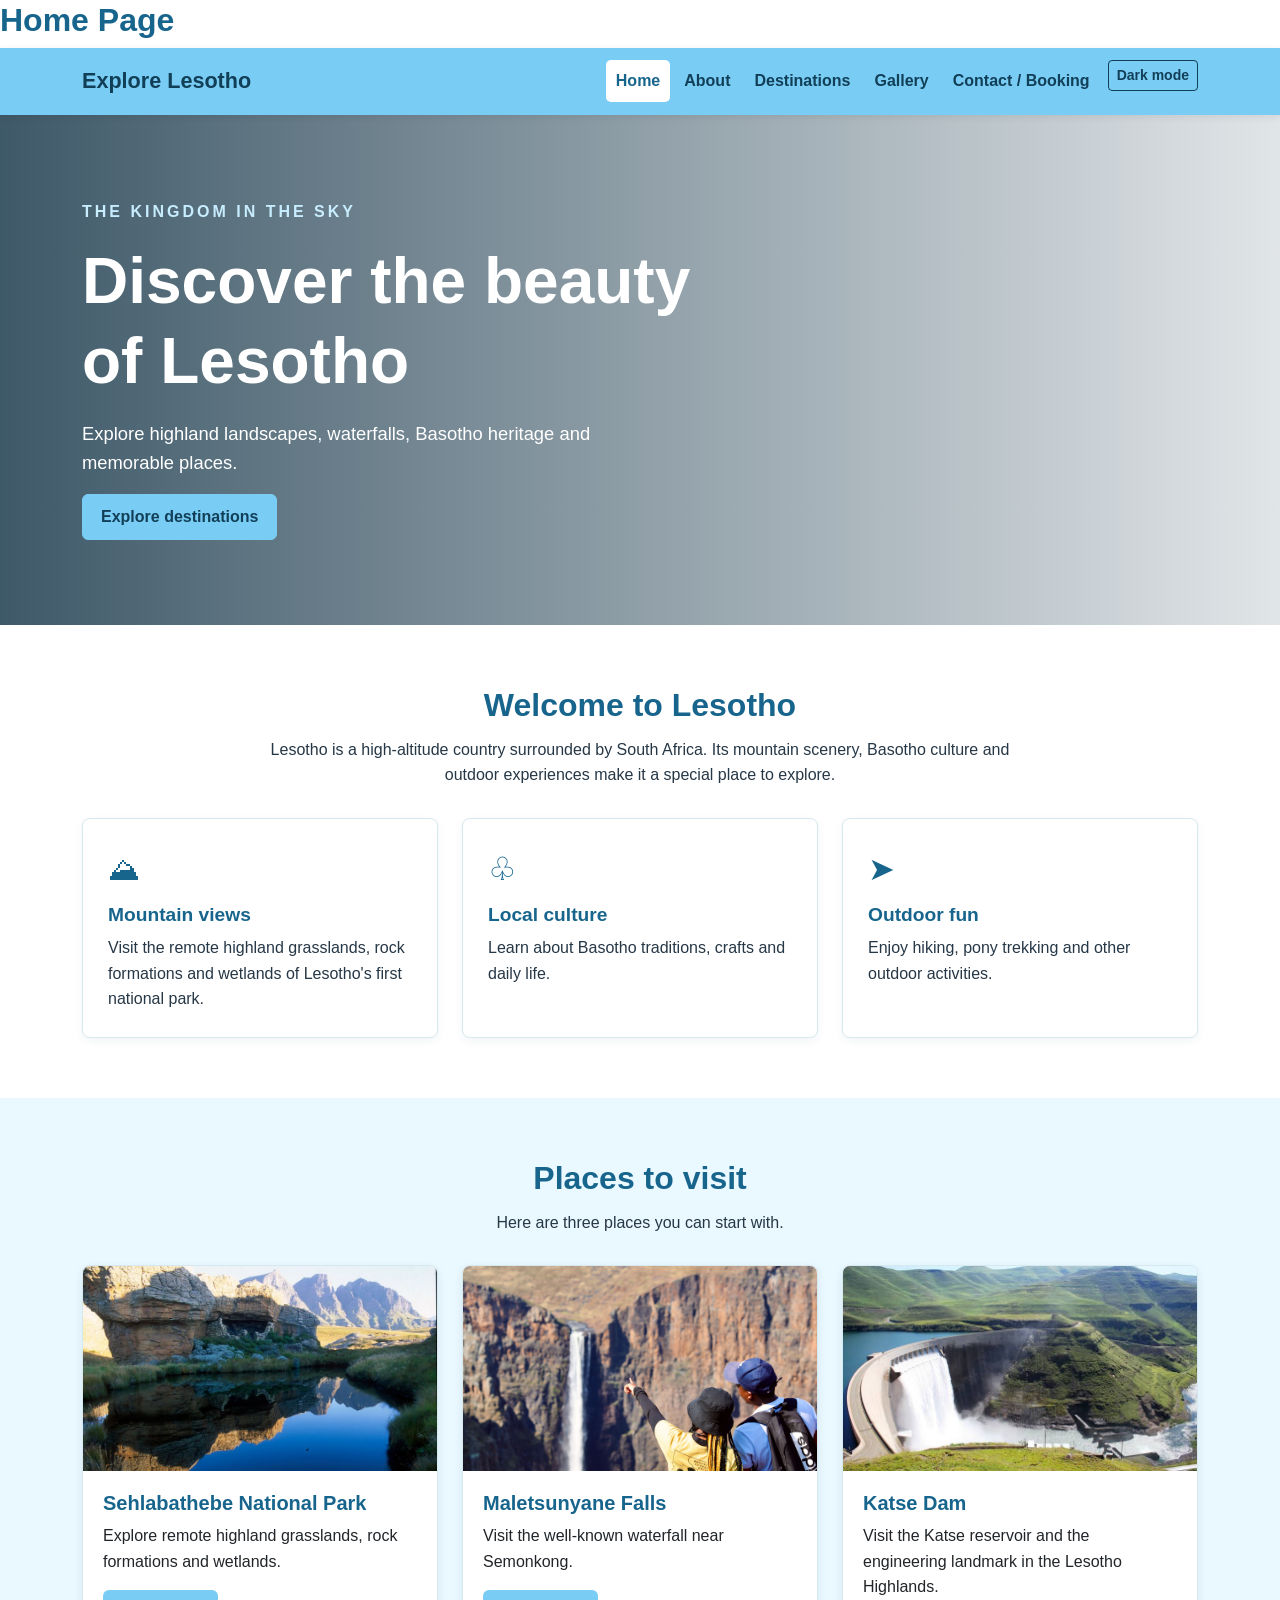
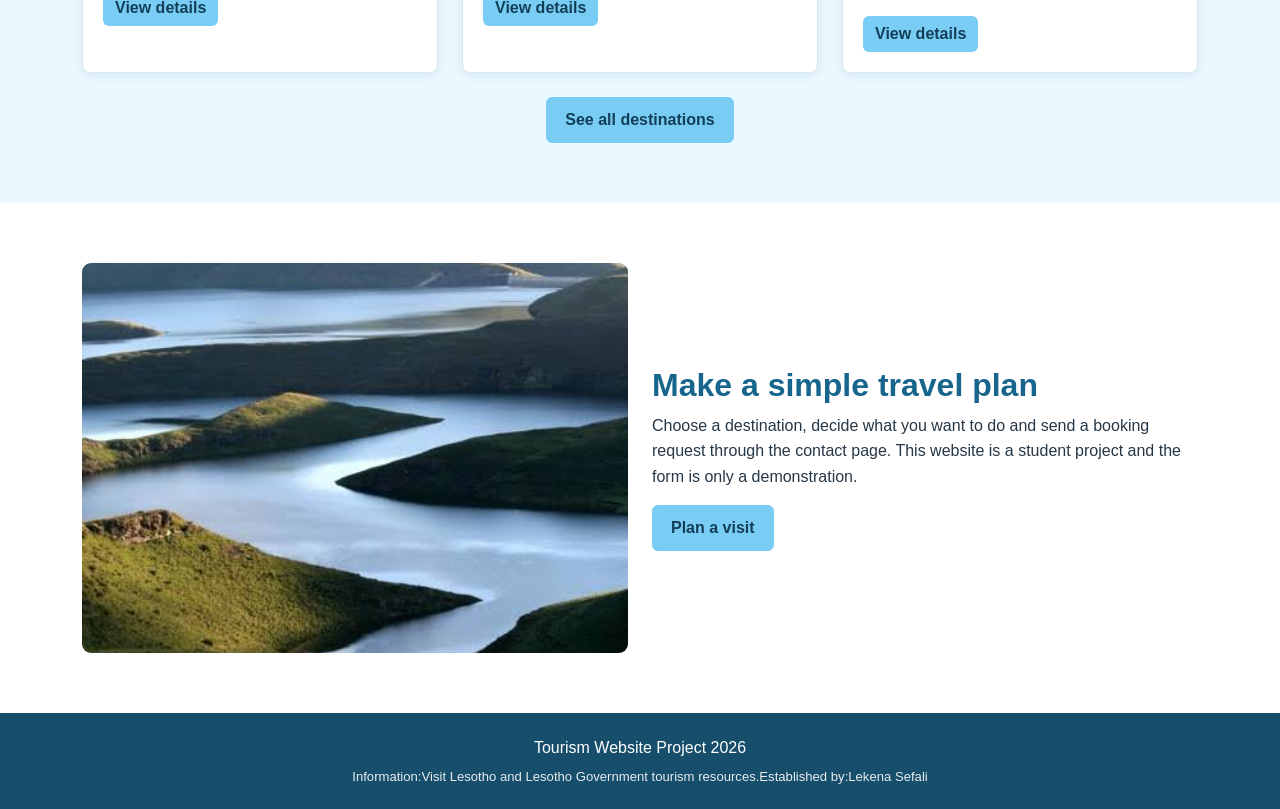
<file: index.html>
<html>

<head>
  <meta charset="UTF-8">
  <meta name="viewport" content="width=device-width, initial-scale=1.0">
  <title>Explore Lesotho</title>

  <h2>Home Page</h2>

  <link href="https://cdn.jsdelivr.net/npm/bootstrap@5.3.3/dist/css/bootstrap.min.css" rel="stylesheet">
  <link rel="stylesheet" href="style.css">
</head>
<body>
<header>
  <nav class="navbar navbar-expand-lg navbar-light site-nav">
    <div class="container">
      <a class="navbar-brand" href="index.html">Explore Lesotho</a>
      <button class="navbar-toggler" type="button" data-bs-toggle="collapse" data-bs-target="#siteMenu" aria-controls="siteMenu" aria-expanded="false" aria-label="Open navigation">
        <span class="navbar-toggler-icon">
          
        </span>
      </button>
      <div class="collapse navbar-collapse" id="siteMenu">
        <ul class="navbar-nav ms-auto">
          <li class="nav-item"><a class="nav-link active" href="index.html">Home</a></li>
          <li class="nav-item"><a class="nav-link" href="about.html">About</a></li>
          <li class="nav-item"><a class="nav-link" href="destinations.html">Destinations</a></li>
          <li class="nav-item"><a class="nav-link" href="gallery.html">Gallery</a></li>
          <li class="nav-item"><a class="nav-link" href="contact.html">Contact / Booking</a></li>
          <li class="nav-item"><button class="btn btn-sm mode-button ms-lg-2" id="modeButton" type="button">Dark mode</button></li>
        </ul>
      </div>
    </div>
  </nav>
</header>

<main>
  <section class="hero-home">
    <div class="container hero-content">
      <p class="eyebrow">THE KINGDOM IN THE SKY</p>
      <h1>Discover the beauty of Lesotho</h1>
      <p>Explore highland landscapes, waterfalls, Basotho heritage and memorable places.</p>
      <a class="btn main-btn" href="destinations.html">Explore destinations</a>
    </div>
  </section>

  <section class="container section-space">
    <div class="text-center section-heading">
      <h2>Welcome to Lesotho</h2>
      <p>Lesotho is a high-altitude country surrounded by South Africa. Its mountain scenery, Basotho culture and outdoor experiences make it a special place to explore.</p>
    </div>

    <div class="row g-4">
      <div class="col-md-4"><article class="info-card"><div class="card-symbol">⛰</div>
        <h3>Mountain views</h3>
        <p>Visit the remote highland grasslands, rock formations and wetlands of Lesotho's first national park.</p>
      </article>
    </div>

      <div class="col-md-4">
        <article class="info-card">
          <div class="card-symbol">♧</div>
        <h3>Local culture</h3>
        <p>Learn about Basotho traditions, crafts and daily life.</p>
      </article>
    </div>

      <div class="col-md-4">
        <article class="info-card">
          <div class="card-symbol">➤</div>
          <h3>Outdoor fun</h3>
          <p>Enjoy hiking, pony trekking and other outdoor activities.</p>
        </article>
      </div>
    </div>

  </section>

  <section class="pale-bg section-space">
    <div class="container">
      <div class="section-heading text-center">
        <h2>Places to visit</h2>
        <p>Here are three places you can start with.</p>
      </div>

      <div class="row g-4">
        <div class="col-md-4">
          <article class="card destination-card h-100">
            <img src="Sehlabathebe.jpg" class="card-img-top" alt="Mountain peaks under the sky">
            <div class="card-body">
              <h3 class="h5">Sehlabathebe National Park</h3>
              <p>Explore remote highland grasslands, rock formations and wetlands.</p>
              <a href="destinations.html" class="btn small-btn">View details</a>
            </div>
          </article>
        </div>

        <div class="col-md-4">
          <article class="card destination-card h-100">
            <img src="Maletsunyane.jpg" class="card-img-top" alt="Waterfall flowing down rocky cliffs">
            <div class="card-body">
              <h3 class="h5">Maletsunyane Falls</h3>
              <p>Visit the well-known waterfall near Semonkong.</p>
              <a href="destinations.html" class="btn small-btn">View details</a>
            </div>
          </article>
        </div>

        <div class="col-md-4">
          <article class="card destination-card h-100">
            <img src="Katse dam.jpg" class="card-img-top" alt="Green hills and open countryside">
            <div class="card-body">
              <h3 class="h5">Katse Dam</h3>
              <p>Visit the Katse reservoir and the engineering landmark in the Lesotho Highlands.</p>
              <a href="destinations.html" class="btn small-btn">View details</a>
            </div>
          </article>
        </div>
      </div>

      <div class="text-center mt-4">
        <a href="destinations.html" class="btn main-btn">See all destinations</a>
      </div>
    </div>
  </section>

  <section class="container section-space">
    <div class="row align-items-center g-4">
      <div class="col-lg-6">
        <img class="rounded-img" src="Nature.jpg" alt="A scenic countryside landscape">
      </div>

      <div class="col-lg-6">
        <h2>Make a simple travel plan</h2>
        <p>Choose a destination, decide what you want to do and send a booking request through the contact page. This website is a student project and the form is only a demonstration.</p>
        <a href="contact.html" class="btn main-btn">Plan a visit</a>
      </div>
    </div>
  </section>
</main>

<footer class="site-footer">
  <div class="container">
    <p>Tourism Website Project  <span class="current-year">
    </span>
  </p>

  <p class="footer-note">Information:Visit Lesotho and Lesotho Government tourism resources.Established by:Lekena Sefali</p>
</div>
</footer>

<script src="https://cdn.jsdelivr.net/npm/bootstrap@5.3.3/dist/js/bootstrap.bundle.min.js">
  
</script>
<script src="script.js">
  
</script>
</body>
</html>
</file>
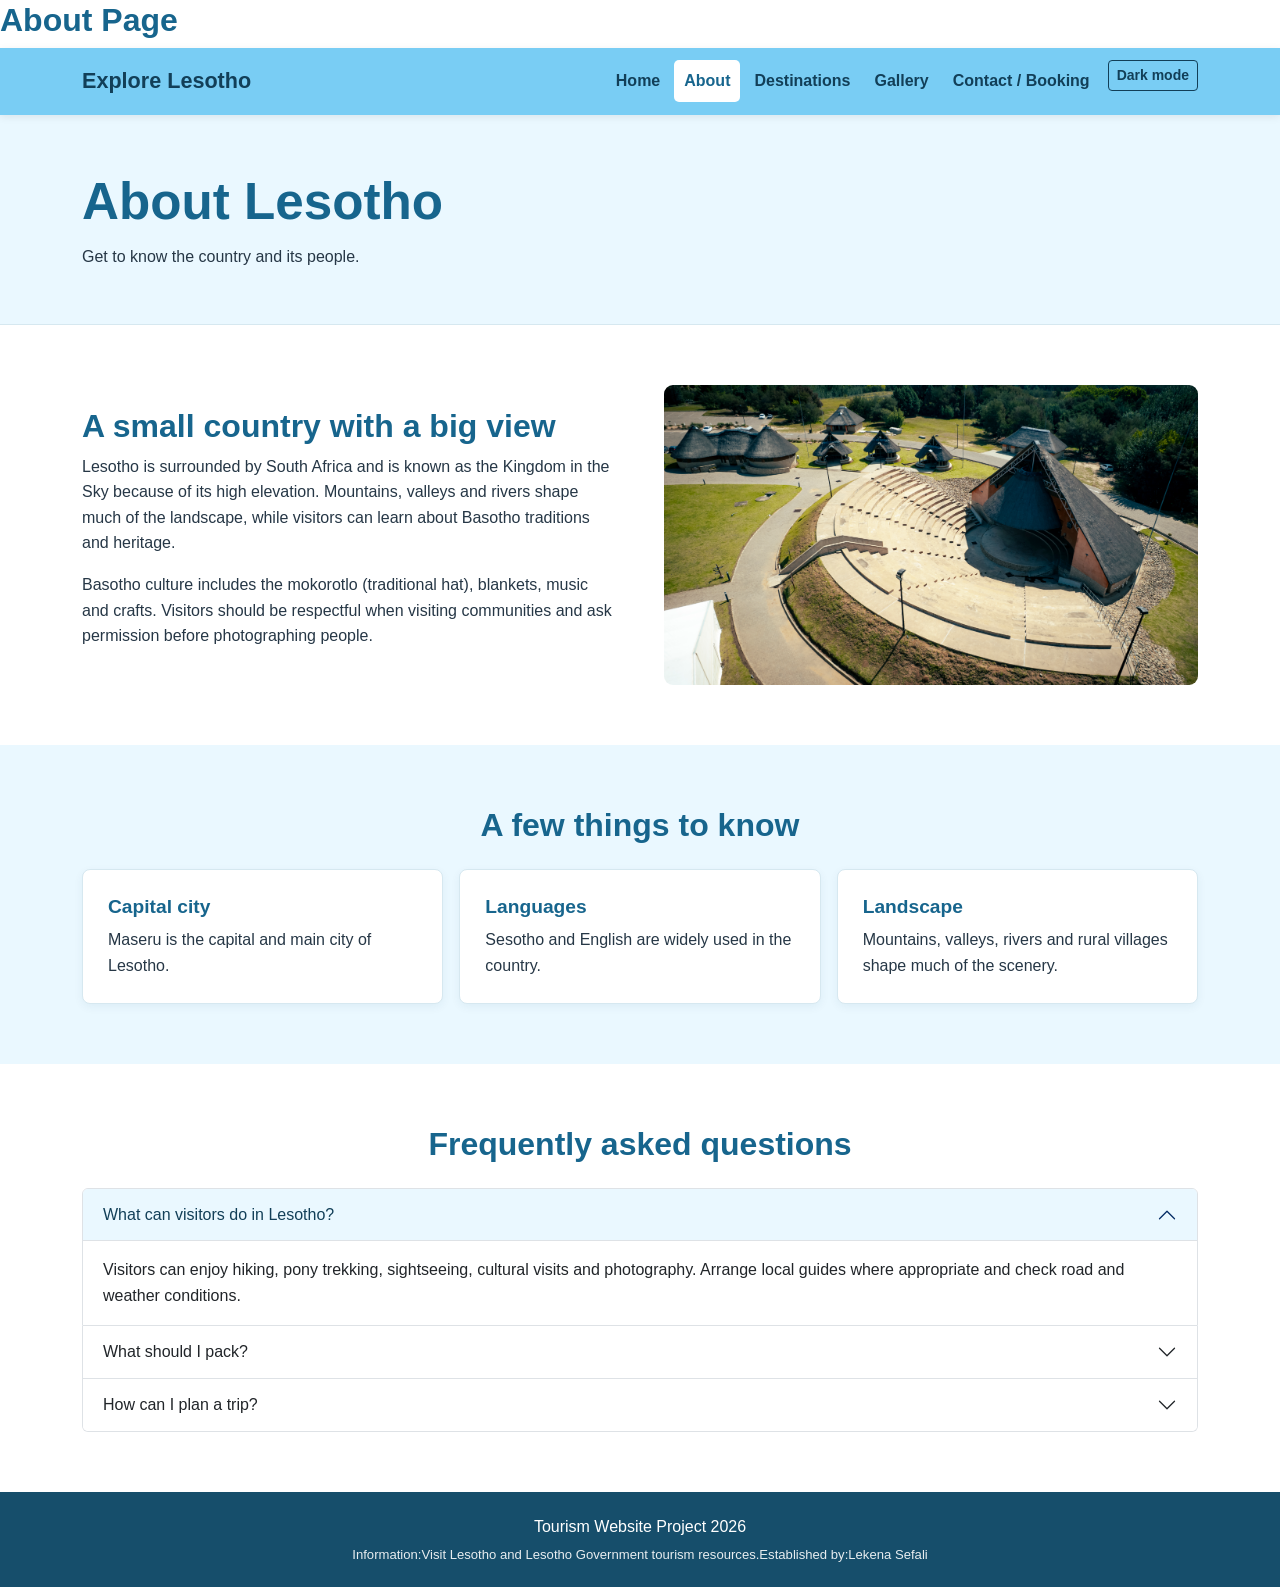
<file: about.html>
<html>

<head>
  <meta charset="UTF-8">
  <meta name="viewport" content="width=device-width, initial-scale=1.0">
  <title>Explore Lesotho </title>

  <h2>About Page</h2>


  <link href="https://cdn.jsdelivr.net/npm/bootstrap@5.3.3/dist/css/bootstrap.min.css" rel="stylesheet">
  <link rel="stylesheet" href="style.css">
</head>

<body>

<header>
  <nav class="navbar navbar-expand-lg navbar-light site-nav">
    <div class="container">
  <a class="navbar-brand" href="index.html">Explore Lesotho</a>
  <button class="navbar-toggler" type="button" data-bs-toggle="collapse" data-bs-target="#siteMenu" aria-controls="siteMenu" aria-expanded="false" aria-label="Open navigation">
    <span class="navbar-toggler-icon">
      
    </span>
  </button>

  <div class="collapse navbar-collapse" id="siteMenu">
    <ul class="navbar-nav ms-auto">
    <li class="nav-item"><a class="nav-link" href="index.html">Home</a></li>
    <li class="nav-item"><a class="nav-link active" href="about.html">About</a></li>
    <li class="nav-item"><a class="nav-link" href="destinations.html">Destinations</a></li>
    <li class="nav-item"><a class="nav-link" href="gallery.html">Gallery</a></li>
    <li class="nav-item"><a class="nav-link" href="contact.html">Contact / Booking</a></li>
    <li class="nav-item"><button class="btn btn-sm mode-button ms-lg-2" id="modeButton" type="button">Dark mode</button></li>

  </ul>
</div>
</div>
</nav>
</header>

<main>

  <section class="page-banner">
    <div class="container">
    <h1>About Lesotho</h1>
    <p>Get to know the country and its people.</p>
  </div>
</section>

  <section class="container section-space">
    <div class="row align-items-center g-5">
      <div class="col-lg-6">
        <h2>A small country with a big view</h2>
        <p>Lesotho is surrounded by South Africa and is known as the Kingdom in the Sky because of its high elevation. Mountains, valleys and rivers shape much of the landscape, while visitors can learn about Basotho traditions and heritage.</p>
        <p>Basotho culture includes the mokorotlo (traditional hat), blankets, music and crafts. Visitors should be respectful when visiting communities and ask permission before photographing people.</p>
      </div>

      <div class="col-lg-6"><img class="rounded-img" src="Thaba bosiu.jpg" alt="High mountain landscape">
      </div>
    </div>
  </section>

  <section class="pale-bg section-space">
    <div class="container">
      <h2 class="text-center mb-4">A few things to know</h2>

    <div class="row g-3"><div class="col-md-4">
      <div class="info-card">
        <h3>Capital city</h3>
        <p>Maseru is the capital and main city of Lesotho.</p>
      </div>
    </div>

    <div class="col-md-4">
      <div class="info-card">
      <h3>Languages</h3>
      <p>Sesotho and English are widely used in the country.</p>
    </div>
  </div>

  <div class="col-md-4">
    <div class="info-card">
      <h3>Landscape</h3>
      <p>Mountains, valleys, rivers and rural villages shape much of the scenery.</p>
    </div>
  </div>
</div>
  </div>
</section>

  <section class="container section-space">
    <h2 class="text-center mb-4">Frequently asked questions</h2>
    <div class="accordion" id="aboutAccordion">
      <div class="accordion-item">
        <h3 class="accordion-header">
          <button class="accordion-button" type="button" data-bs-toggle="collapse" data-bs-target="#answerOne">What can visitors do in Lesotho?</button>
        </h3>
        <div id="answerOne" class="accordion-collapse collapse show" data-bs-parent="#aboutAccordion">
          <div class="accordion-body">Visitors can enjoy hiking, pony trekking, sightseeing, cultural visits and photography. Arrange local guides where appropriate and check road and weather conditions.</div>
        </div>
      </div>

      <div class="accordion-item">
        <h3 class="accordion-header">
          <button class="accordion-button collapsed" type="button" data-bs-toggle="collapse" data-bs-target="#answerTwo">What should I pack?</button>
        </h3>

        <div id="answerTwo" class="accordion-collapse collapse" data-bs-parent="#aboutAccordion">
          <div class="accordion-body">Pack comfortable walking shoes, warm layers and weather-appropriate clothing. Mountain weather can change quickly.</div>
        </div>
      </div>

      <div class="accordion-item">
        <h3 class="accordion-header">
          <button class="accordion-button collapsed" type="button" data-bs-toggle="collapse" data-bs-target="#answerThree">How can I plan a trip?</button>
        </h3>

        <div id="answerThree" class="accordion-collapse collapse" data-bs-parent="#aboutAccordion">
          <div class="accordion-body">Look through the destinations and gallery, then use the booking form on the contact page to practise planning a visit.</div>
        </div>
      </div>
    </div>
  </section>

</main>
<footer class="site-footer">
  <div class="container">
    <p>Tourism Website Project 
      <span class="current-year"></span>
    </p>

    <p class="footer-note">Information:Visit Lesotho and Lesotho Government tourism resources.Established by:Lekena Sefali</p>
  </div>
</footer>

<script src="https://cdn.jsdelivr.net/npm/bootstrap@5.3.3/dist/js/bootstrap.bundle.min.js"></script>
<script src="script.js"></script>
</body>
</html>
</file>
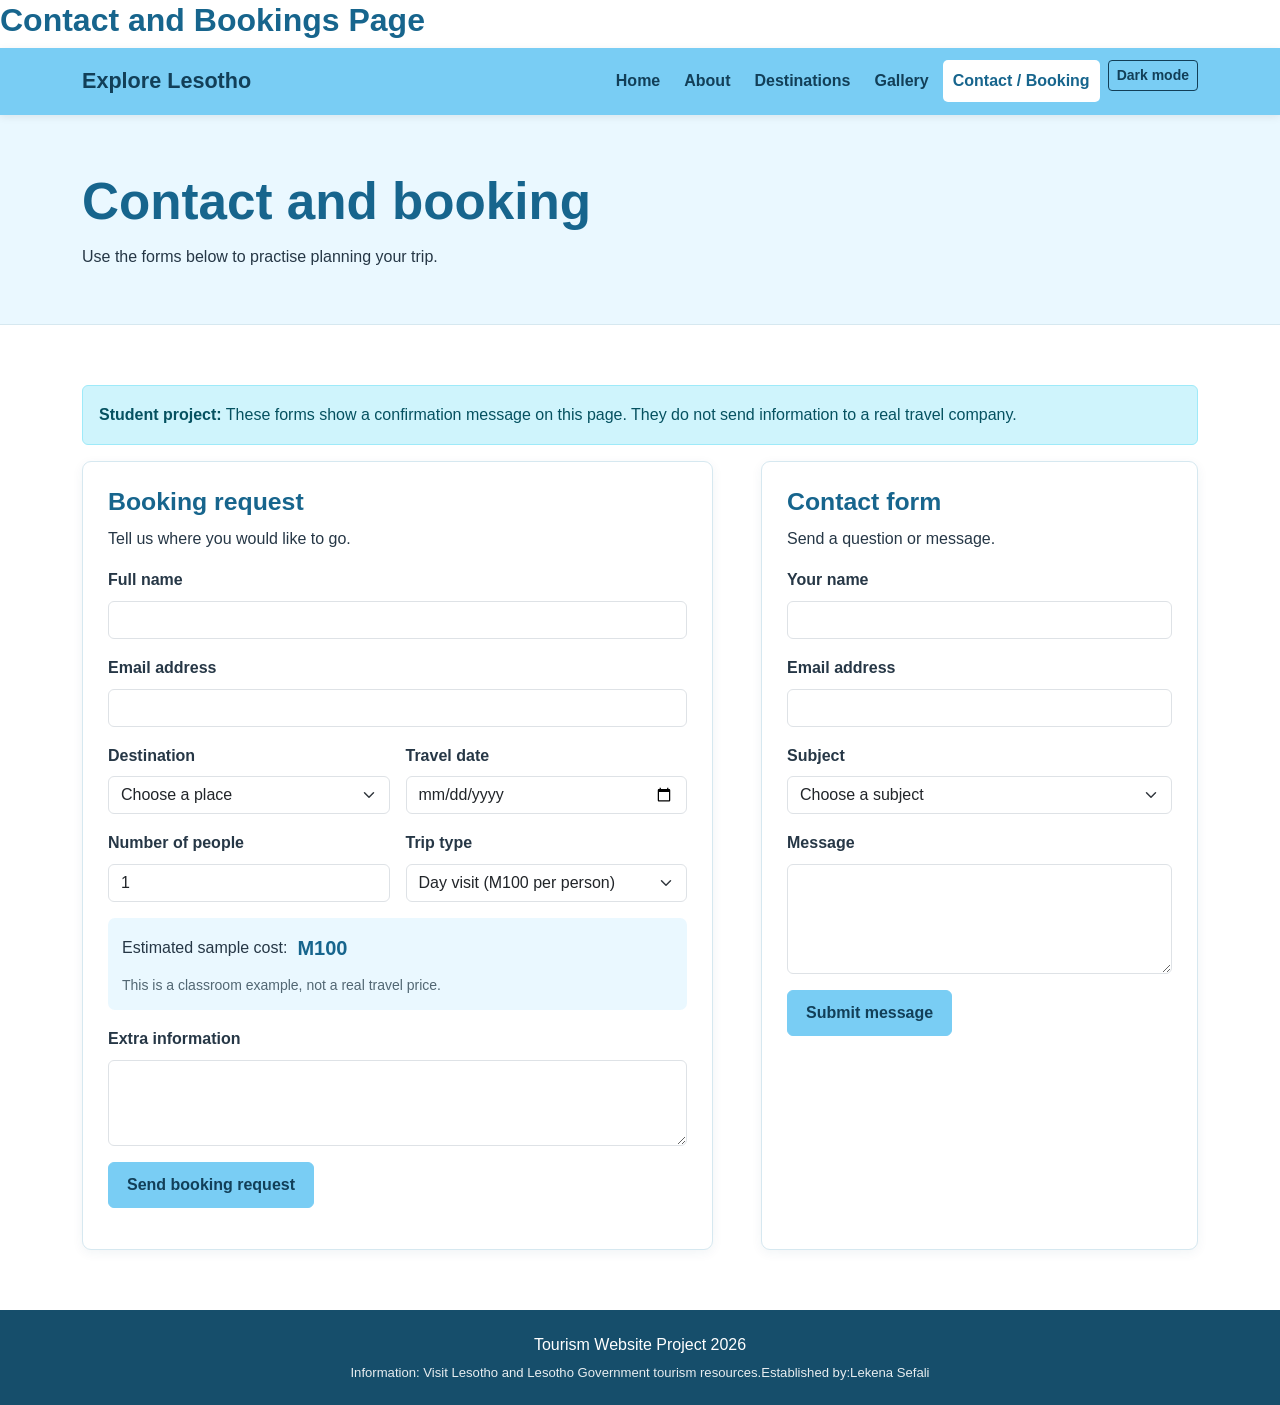
<file: contact.html>
<html>

<head>

  <meta charset="UTF-8">
  <meta name="viewport" content="width=device-width, initial-scale=1.0">
  <title>Explore Lesotho</title>
  <h2>Contact and Bookings Page</h2>

<link href="https://cdn.jsdelivr.net/npm/bootstrap@5.3.3/dist/css/bootstrap.min.css" rel="stylesheet">
<link rel="stylesheet" href="style.css">
</head>

<body>

<header>
  <nav class="navbar navbar-expand-lg navbar-light site-nav">
    <div class="container">
      <a class="navbar-brand" href="index.html">Explore Lesotho</a>
      <button class="navbar-toggler" type="button" data-bs-toggle="collapse" data-bs-target="#siteMenu" aria-controls="siteMenu" aria-expanded="false" aria-label="Open navigation">
        <span class="navbar-toggler-icon"></span>
      </button>
      <div class="collapse navbar-collapse" id="siteMenu">
        <ul class="navbar-nav ms-auto">
<li class="nav-item">
  <a class="nav-link" href="index.html">Home</a>
</li>
<li class="nav-item">
  <a class="nav-link" href="about.html">About</a>
</li>
<li class="nav-item">
  <a class="nav-link" href="destinations.html">Destinations</a>
</li>
<li class="nav-item">
  <a class="nav-link" href="gallery.html">Gallery</a>
</li>
<li class="nav-item">
  <a class="nav-link active" href="contact.html">Contact / Booking</a>
</li>
<li class="nav-item">
  <button class="btn btn-sm mode-button ms-lg-2" id="modeButton" type="button">Dark mode</button>
</li>
</ul>
</div>
</div>
</nav>
</header>

<main>

<section class="page-banner">
  <div class="container">
    <h1>Contact and booking</h1>
    <p>Use the forms below to practise planning your trip.</p>
  </div>
</section>

<section class="container section-space">

  <div class="alert alert-info" role="alert">
    <strong>Student project:</strong> These forms show a confirmation message on this page. They do not send information to a real travel company.</div>

  <div class="row g-5">
    <div class="col-lg-7">
      <div class="form-panel">
        <h2>Booking request</h2>
        <p>Tell us where you would like to go.</p>
        <form id="bookingForm" novalidate>
          <div class="mb-3">
            <label class="form-label" for="bookingName">Full name</label>
            <input class="form-control" type="text" id="bookingName" required minlength="2">
            <div class="invalid-feedback">Please enter your name (at least 2 letters).</div>
          </div>

          <div class="mb-3">
            <label class="form-label" for="bookingEmail">Email address</label>
            <input class="form-control" type="email" id="bookingEmail" required>
            <div class="invalid-feedback">Enter a valid email address.</div>
          </div>

          <div class="row g-3">
            <div class="col-md-6">
              <label class="form-label" for="tripPlace">Destination</label>
              <select class="form-select" id="tripPlace" required>
                <option value="">Choose a place</option>
                <option>Maloti Mountains</option>
                <option>Maletsunyane Falls</option>
                <option>Katse Dam</option>
                <option>Basotho culture tour</option>
              </select>

              <div class="invalid-feedback">Please choose a destination.</div>
            </div>

            <div class="col-md-6">
              <label class="form-label" for="tripDate">Travel date</label>
              <input class="form-control" type="date" id="tripDate" required>
              <div class="invalid-feedback">Choose a date that is not in the past.</div>
            </div>

            <div class="col-md-6">
              <label class="form-label" for="visitorCount">Number of people</label>
              <input class="form-control" type="number" id="visitorCount" min="1" max="20" value="1" required>
              <div class="invalid-feedback">Choose between 1 and 20 people.</div>
            </div>

            <div class="col-md-6">
              <label class="form-label" for="tripType">Trip type</label>
              <select class="form-select" id="tripType">
                <option value="100">Day visit (M100 per person)</option>
                <option value="250">Weekend trip (M250 per person)</option>
                <option value="500">Three-day trip (M500 per person)</option>
              </select>
            </div>
          </div>

          <div class="estimate-box mt-3">
            <span>Estimated sample cost:</span>
            <strong id="costEstimate">M100</strong>
            <small>This is a classroom example, not a real travel price.</small>
          </div>

          <div class="mb-3 mt-3">
            <label class="form-label" for="bookingNotes">Extra information</label>
            <textarea class="form-control" id="bookingNotes" rows="3" placeholder="Any details you want to add">
              
            </textarea>
          </div>
          <button class="btn main-btn" type="submit">Send booking request</button>
          <p id="bookingResult" class="form-result" aria-live="polite"></p>
        </form>
      </div>
    </div>

    <div class="col-lg-5">
      <div class="form-panel">
        <h2>Contact form</h2>
        <p>Send a question or message.</p>
        <form id="contactForm" novalidate>
          <div class="mb-3">
            <label class="form-label" for="contactName">Your name</label>
            <input class="form-control" type="text" id="contactName" required minlength="2">
            <div class="invalid-feedback">Please enter your name.</div>
          </div>

          <div class="mb-3">
            <label class="form-label" for="contactEmail">Email address</label>
            <input class="form-control" type="email" id="contactEmail" required>
            <div class="invalid-feedback">Please enter a valid email.</div>
          </div>

          <div class="mb-3">
            <label class="form-label" for="contactSubject">Subject</label>
            <select class="form-select" id="contactSubject" required>
              <option value="">Choose a subject</option>
              <option>Destinations</option>
              <option>Accommodation</option>
              <option>Activities</option>
              <option>Other question</option>
            </select>

            <div class="invalid-feedback">Please select a subject.</div>
          </div>

          <div class="mb-3">
            <label class="form-label" for="contactMessage">Message</label>
            <textarea class="form-control" id="contactMessage" rows="4" required minlength="10">
              
            </textarea>
            <div class="invalid-feedback">Please write at least 10 characters.</div>
          </div>
          <button class="btn main-btn" type="submit">Submit message</button>
          <p id="contactResult" class="form-result" aria-live="polite"></p>
        </form>
      </div>
    </div>
  </div>
</section>
</main>

<footer class="site-footer">
  <div class="container">
    <p>Tourism Website Project
     <span class="current-year"></span>
   </p>
   <p class="footer-note">Information: Visit Lesotho and Lesotho Government tourism resources.Established by:Lekena Sefali</p>
 </div>
</footer>

<script src="https://cdn.jsdelivr.net/npm/bootstrap@5.3.3/dist/js/bootstrap.bundle.min.js"></script>
<script src="script.js"></script>
</body>
</html>
</file>
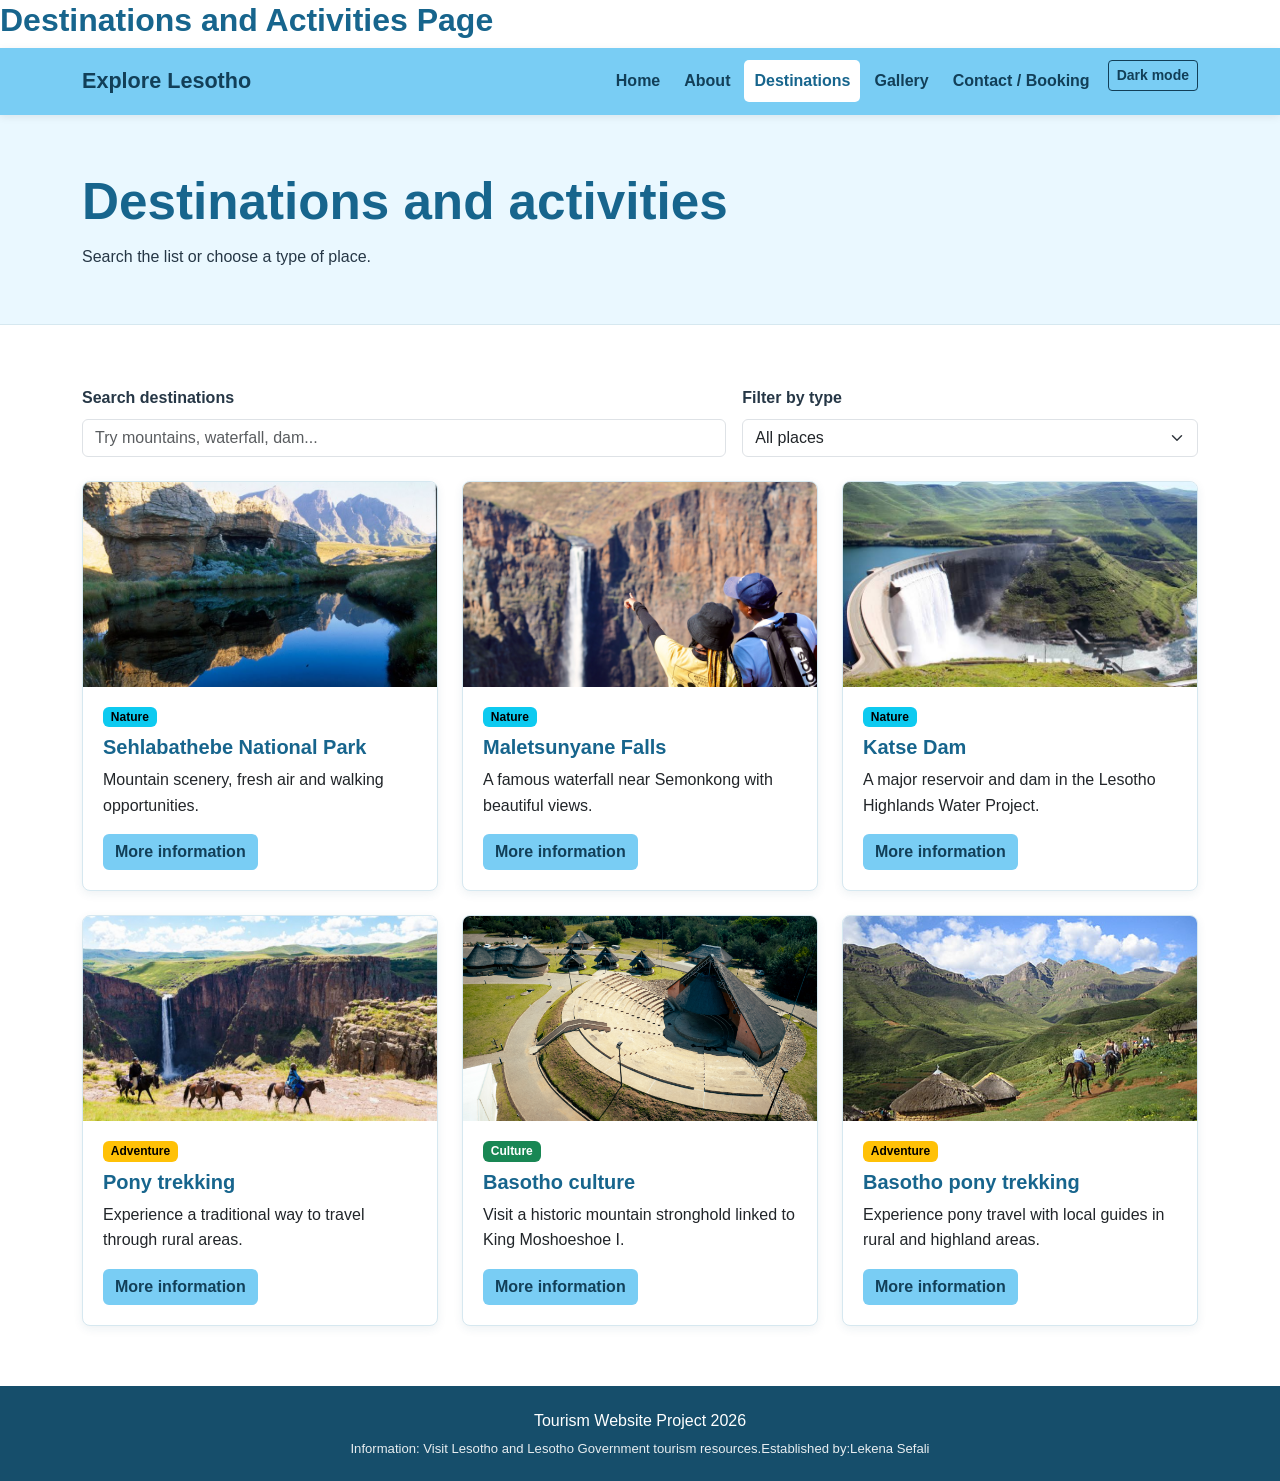
<file: destinations.html>
<html>

<head>
  <meta charset="UTF-8">
  <meta name="viewport" content="width=device-width, initial-scale=1.0">
  <title>Explore Lesotho</title>
  <h2>Destinations and Activities Page</h2>

<link href="https://cdn.jsdelivr.net/npm/bootstrap@5.3.3/dist/css/bootstrap.min.css" rel="stylesheet">
<link rel="stylesheet" href="style.css">
</head>

<body>
<header>
  <nav class="navbar navbar-expand-lg navbar-light site-nav">
    <div class="container">
      <a class="navbar-brand" href="index.html">Explore Lesotho</a>
      <button class="navbar-toggler" type="button" data-bs-toggle="collapse" data-bs-target="#siteMenu" aria-controls="siteMenu" aria-expanded="false" aria-label="Open navigation">
        <span class="navbar-toggler-icon"></span>
      </button>
      <div class="collapse navbar-collapse" id="siteMenu">
        <ul class="navbar-nav ms-auto">
<li class="nav-item">
  <a class="nav-link" href="index.html">Home</a>
</li>

<li class="nav-item">
  <a class="nav-link" href="about.html">About</a>
</li>
<li class="nav-item">
  <a class="nav-link active" href="destinations.html">Destinations</a>
</li>
<li class="nav-item">
  <a class="nav-link" href="gallery.html">Gallery</a>
</li>
<li class="nav-item">
  <a class="nav-link" href="contact.html">Contact / Booking</a>
</li>
<li class="nav-item">
  <button class="btn btn-sm mode-button ms-lg-2" id="modeButton" type="button">Dark mode</button>
</li>
</ul>
</div>
</div>
</nav>
</header>

<main>

<section class="page-banner">
  <div class="container">
    <h1>Destinations and activities</h1>
    <p>Search the list or choose a type of place.</p>
  </div>
</section>

<section class="container section-space">
  <div class="row g-3 mb-4 align-items-end">
    <div class="col-md-7">
      <label for="destinationSearch" class="form-label">Search destinations</label>
      <input type="search" id="destinationSearch" class="form-control" placeholder="Try mountains, waterfall, dam..."></div>
    <div class="col-md-5">
      <label for="destinationFilter" class="form-label">Filter by type</label>
      <select id="destinationFilter" class="form-select">
        <option value="all">All places</option>
        <option value="nature">Nature</option>
        <option value="adventure">Adventure</option>
        <option value="culture">Culture</option>
      </select>
    </div>
  </div>

  <div id="destinationAlert" class="alert alert-info d-none" role="status">No places match your search. Try another word.</div>
  <div class="row g-4" id="destinationList">
    <div class="col-md-6 col-lg-4 destination-item" data-category="nature adventure" data-name="sehlabathebe national park grassland rock art wetlands nature">
      <article class="card destination-card h-100">
        <img class="card-img-top" src="Sehlabathebe.jpg" alt="Mountain peaks">
        <div class="card-body">
          <span class="badge text-bg-info mb-2">Nature</span>
          <h2 class="h5">Sehlabathebe National Park</h2>
          <p>Mountain scenery, fresh air and walking opportunities.</p>
          <button class="btn small-btn details-button" data-title="Maloti Mountains" data-info="Sehlabathebe National Park lies in Qacha's Nek District. It is known for its distinctive highland landscape, rock art and biodiversity. Some approach roads are rough, so check local travel conditions before visiting.">More information</button>
        </div>
      </article>
    </div>

    <div class="col-md-6 col-lg-4 destination-item" data-category="nature adventure" data-name="maletsunyane falls waterfall semonkong">
      <article class="card destination-card h-100">
        <img class="card-img-top" src="Maletsunyane.jpg" alt="Waterfall over rocks"><div class="card-body">
          <span class="badge text-bg-info mb-2">Nature</span>
          <h2 class="h5">Maletsunyane Falls</h2>
          <p>A famous waterfall near Semonkong with beautiful views.</p>
          <button class="btn small-btn details-button" data-title="Maletsunyane Falls" data-info="Maletsunyane Falls is a well-known attraction near Semonkong. Check local conditions and use a guide where needed.">More information</button>
        </div>
      </article>
    </div>

    <div class="col-md-6 col-lg-4 destination-item" data-category="nature" data-name="katse dam reservoir lesotho highlands water project">
      <article class="card destination-card h-100">
        <img class="card-img-top" src="Katse dam.jpg" alt="Open green landscape">
        <div class="card-body">
          <span class="badge text-bg-info mb-2">Nature</span>
          <h2 class="h5">Katse Dam</h2>
          <p>A major reservoir and dam in the Lesotho Highlands Water Project.</p>
          <button class="btn small-btn details-button" data-title="Katse Dam" data-info="Katse Dam is part of the Lesotho Highlands Water Project. The reservoir and surrounding mountain scenery are popular for sightseeing. Check visitor arrangements before travelling.">More information</button>
        </div>
      </article>
    </div>

    <div class="col-md-6 col-lg-4 destination-item" data-category="adventure" data-name="pony trekking horse adventure">
      <article class="card destination-card h-100">
        <img class="card-img-top" src="pony.jpg" alt="Horse standing outdoors">
        <div class="card-body">
          <span class="badge text-bg-warning mb-2">Adventure</span>
          <h2 class="h5">Pony trekking</h2>
          <p>Experience a traditional way to travel through rural areas.</p>
          <button class="btn small-btn details-button" data-title ="Pony trekking" data-info="Pony trekking can be a memorable way to explore rural areas. Arrange a responsible local guide and follow safety instructions."> More information
          </button>
        </div>
      </article>
    </div>

    <div class="col-md-6 col-lg-4 destination-item" data-category="culture" data-name="thaba bosiu history moshoeshoe heritage culture">
      <article class="card destination-card h-100">
        <img class="card-img-top" src="Thaba bosiu.jpg" alt="Traditional village and landscape">
        <div class="card-body">
          <span class="badge text-bg-success mb-2">Culture</span>
          <h2 class="h5">Basotho culture</h2>
          <p>Visit a historic mountain stronghold linked to King Moshoeshoe I.</p>
          <button class="btn small-btn details-button" data-title="Thaba Bosiu" data-info="Thaba Bosiu is a historic sandstone plateau associated with King Moshoeshoe I and the development of the Basotho nation. Consider a guided visit to learn more about its history.">More information</button>
        </div>
      </article>
    </div>

    <div class="col-md-6 col-lg-4 destination-item" data-category="adventure culture" data-name="basotho pony trekking horses culture adventure">
      <article class="card destination-card h-100">
        <img class="card-img-top" src="pony2.jpg" alt="Hikers walking on a mountain trail">
        <div class="card-body">
          <span class="badge text-bg-warning mb-2">Adventure</span>
          <h2 class="h5">Basotho pony trekking</h2>
          <p>Experience pony travel with local guides in rural and highland areas.</p>
          <button class="btn small-btn details-button" data-title="Basotho pony trekking" data-info="Ponies have long been important for travel in Lesotho’s mountainous areas. Arrange a responsible local guide, follow safety instructions and respect local communities.">More information</button>
        </div>
      </article>
    </div>
  </div>
</section>


<div class="modal fade" id="destinationModal" tabindex="-1" aria-labelledby="destinationModalTitle" aria-hidden="true">
  <div class="modal-dialog modal-dialog-centered">
    <div class="modal-content">
      <div class="modal-header">
        <h2 class="modal-title fs-5" id="destinationModalTitle">Destination details</h2>
        <button type="button" class="btn-close" data-bs-dismiss="modal" aria-label="Close"></button>
      </div>
      <div class="modal-body" id="destinationModalBody"></div>

      <div class="modal-footer">
        <a href="contact.html" class="btn main-btn">Plan a visit</a>
        <button type="button" class="btn btn-secondary" data-bs-dismiss="modal">Close</button>
      </div>
    </div>
  </div>
</div>
</main>

<footer class="site-footer">
  <div class="container">
    <p>Tourism Website Project 
      <span class="current-year"></span>
    </p>
    <p class="footer-note">Information: Visit Lesotho and Lesotho Government tourism resources.Established by:Lekena Sefali</p>
  </div>
</footer>

<script src="https://cdn.jsdelivr.net/npm/bootstrap@5.3.3/dist/js/bootstrap.bundle.min.js"></script>
<script src="script.js"></script>

</body>
</html>
</file>
<file: style.css>
/* Main styles for the Explore Lesotho website */
:root {
  --sky: #79cdf4;
  --sky-light: #eaf8ff;
  --blue: #17658d;
  --blue-dark: #123f58;
  --text: #263746;
  --white: #ffffff;
  --page: #ffffff;
  --card: #ffffff;
  --line: #d6e8f0;
}

* { box-sizing: border-box; }
html { scroll-behavior: smooth; scroll-padding-top: 85px; }
body { margin: 0; background: var(--page); color: var(--text); font-family: Arial, Helvetica, sans-serif; line-height: 1.6; }
h1, h2, h3 { line-height: 1.25; }
h2 { color: var(--blue); font-weight: 700; }
.site-nav { background: var(--sky); padding: 11px 0; box-shadow: 0 2px 8px rgba(0,0,0,.08); }
.navbar-brand { color: var(--blue-dark) !important; font-size: 1.35rem; font-weight: 700; }
.navbar-nav .nav-link { color: var(--blue-dark) !important; font-weight: 700; margin-left: 4px; padding: 8px 10px !important; border-radius: 5px; }
.navbar-nav .nav-link:hover, .navbar-nav .nav-link:focus, .navbar-nav .nav-link.active { background: var(--white); color: var(--blue) !important; }
.mode-button { border: 1px solid var(--blue-dark); color: var(--blue-dark); font-weight: 700; }
.mode-button:hover { background: var(--blue-dark); color: white; }
.hero-home { min-height: 510px; display: flex; align-items: center; color: white; background: linear-gradient(90deg, rgba(8,42,62,.78), rgba(8,42,62,.12)), url("https://upload.wikimedia.org/wikipedia/commons/2/26/Sehlabathebe_National_Park.jpg") center/cover; }
.hero-content { padding-top: 65px; padding-bottom: 65px; }
.hero-content h1 { max-width: 670px; font-size: clamp(2.4rem, 5vw, 4.3rem); font-weight: 700; margin: 10px 0 18px; }
.hero-content p:not(.eyebrow) { max-width: 560px; font-size: 1.15rem; }
.eyebrow { letter-spacing: 3px; font-weight: bold; color: #c7edff; }
.main-btn { background: var(--sky); color: var(--blue-dark); border: 1px solid var(--sky); font-weight: 700; padding: 10px 18px; }
.main-btn:hover, .main-btn:focus { background: #bceaff; border-color: #bceaff; color: var(--blue-dark); }
.small-btn { background: var(--sky); color: var(--blue-dark); border: 0; font-weight: 700; }
.small-btn:hover { background: #bceaff; color: var(--blue-dark); }
.section-space { padding-top: 60px; padding-bottom: 60px; }
.section-heading { max-width: 760px; margin: 0 auto 30px; }
.section-heading h2 { margin-bottom: 12px; }
.info-card { background: var(--card); border: 1px solid var(--line); border-radius: 8px; padding: 25px; height: 100%; box-shadow: 0 3px 10px rgba(20,75,100,.06); }
.info-card h3 { color: var(--blue); font-size: 1.2rem; font-weight: 700; }
.info-card p { margin-bottom: 0; }
.card-symbol { color: var(--blue); font-size: 2rem; margin-bottom: 8px; }
.pale-bg { background: var(--sky-light); }
.destination-card { border: 1px solid var(--line); border-radius: 8px; overflow: hidden; box-shadow: 0 3px 10px rgba(20,75,100,.08); background: var(--card); transition: transform .2s; }
.destination-card:hover { transform: translateY(-4px); }
.destination-card .card-img-top { width: 100%; height: 205px; object-fit: cover; }
.destination-card .card-body { padding: 20px; }
.destination-card h2, .destination-card h3 { color: var(--blue); font-weight: 700; }
.rounded-img { display: block; width: 100%; max-height: 390px; object-fit: cover; border-radius: 9px; }
.page-banner { padding: 55px 0; background: var(--sky-light); border-bottom: 1px solid var(--line); }
.page-banner h1 { color: var(--blue); font-size: clamp(2rem, 4vw, 3.2rem); font-weight: 700; margin-bottom: 10px; }
.page-banner p { margin: 0; }
.accordion-button:not(.collapsed) { background: var(--sky-light); color: var(--blue-dark); }
.accordion-button:focus { box-shadow: 0 0 0 .2rem rgba(121,205,244,.35); }
.gallery-carousel { max-width: 1000px; margin-left: auto; margin-right: auto; }
.carousel-photo { height: 470px; object-fit: cover; filter: brightness(.82); }
.carousel-caption { text-shadow: 0 1px 4px #000; }
.gallery-tile { display: block; width: 100%; border: 0; padding: 0; background: transparent; overflow: hidden; border-radius: 8px; cursor: pointer; }
.gallery-tile img { display: block; width: 100%; height: 245px; object-fit: cover; transition: transform .25s; }
.gallery-tile:hover img { transform: scale(1.05); }
.photo-viewer { display: none; position: fixed; inset: 0; z-index: 3000; background: rgba(0,0,0,.92); align-items: center; justify-content: center; padding: 55px 70px; }
.photo-viewer.open { display: flex; }
.photo-viewer img { max-width: 90%; max-height: 82vh; border-radius: 6px; }
.viewer-close, .viewer-arrow { position: absolute; border: 0; background: transparent; color: white; cursor: pointer; }
.viewer-close { top: 8px; right: 25px; font-size: 2.8rem; }
.viewer-arrow { top: 50%; font-size: 2.2rem; padding: 12px; transform: translateY(-50%); }
.viewer-arrow.left { left: 12px; }
.viewer-arrow.right { right: 12px; }
.form-panel { background: var(--card); border: 1px solid var(--line); border-radius: 9px; padding: 25px; height: 100%; box-shadow: 0 3px 12px rgba(20,75,100,.06); }
.form-panel h2 { font-size: 1.55rem; }
.form-label { font-weight: 700; }
.form-control:focus, .form-select:focus { border-color: var(--sky); box-shadow: 0 0 0 .2rem rgba(121,205,244,.28); }
.estimate-box { background: var(--sky-light); border-radius: 7px; padding: 14px; display: flex; flex-wrap: wrap; align-items: center; gap: 10px; }
.estimate-box strong { color: var(--blue); font-size: 1.25rem; }
.estimate-box small { flex-basis: 100%; color: #526773; }
.form-result { color: var(--blue); font-weight: 700; margin-top: 14px; }
.site-footer { background: #164e6b; color: white; text-align: center; padding: 22px 0; }
.site-footer p { margin: 0; }
body.dark-mode { --page: #172b36; --card: #203b49; --text: #e9f4f8; --line: #3a5968; --sky-light: #203b49; }
body.dark-mode .site-nav { background: #204c63; }
body.dark-mode .navbar-brand, body.dark-mode .navbar-nav .nav-link { color: white !important; }
body.dark-mode .navbar-nav .nav-link:hover, body.dark-mode .navbar-nav .nav-link.active { background: #eaf8ff; color: #123f58 !important; }
body.dark-mode .mode-button { color: white; border-color: white; }
body.dark-mode .pale-bg, body.dark-mode .page-banner { background: #203b49; }
body.dark-mode h2, body.dark-mode .info-card h3, body.dark-mode .destination-card h2, body.dark-mode .destination-card h3, body.dark-mode .form-result { color: #8ed9ff; }
body.dark-mode .estimate-box { background: #294b5c; }
body.dark-mode .estimate-box small { color: #d2e6ef; }
body.dark-mode .form-control, body.dark-mode .form-select { background-color: #172b36; color: white; border-color: #527383; }
body.dark-mode .form-control::placeholder { color: #bfd0d8; }
body.dark-mode .accordion-item { background: #203b49; color: white; border-color: #3a5968; }
body.dark-mode .accordion-button { background: #203b49; color: white; }
body.dark-mode .accordion-button:not(.collapsed) { background: #294b5c; color: white; }
@media (max-width: 767px) {
  .hero-home { min-height: 430px; }
  .hero-content { padding-top: 45px; padding-bottom: 45px; }
  .section-space { padding-top: 42px; padding-bottom: 42px; }
  .carousel-photo { height: 300px; }
  .gallery-tile img { height: 220px; }
  .photo-viewer { padding: 55px 25px; }
  .photo-viewer img { max-width: 100%; }
  .viewer-arrow.left { left: 0; }
  .viewer-arrow.right { right: 0; }
}

.footer-note { font-size: .82rem; margin-top: 5px !important; opacity: .9; }
</file>
